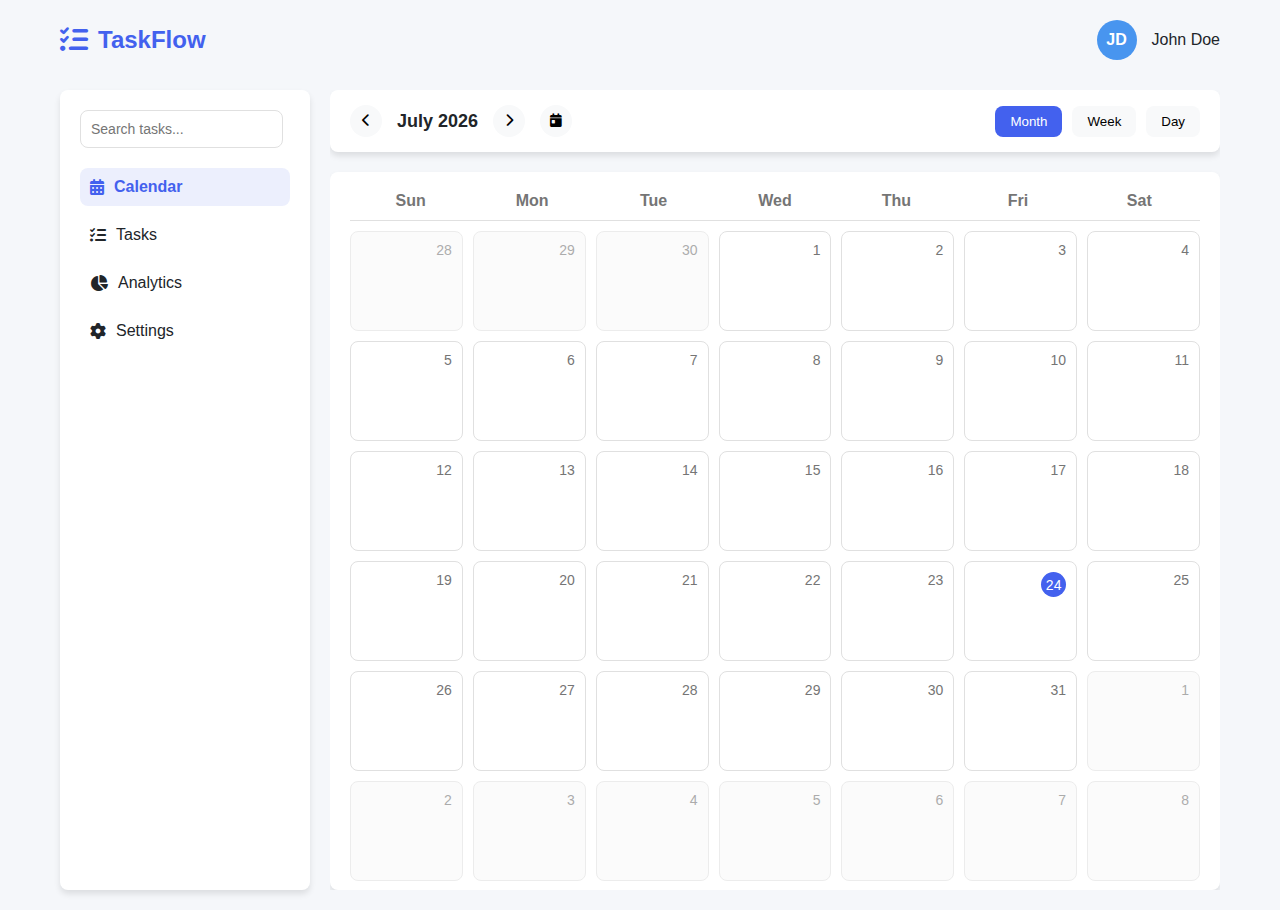
<file: calendar.html>
<!DOCTYPE html>
<html lang="en">
<head>
    <meta charset="UTF-8">
    <meta name="viewport" content="width=device-width, initial-scale=1.0">
    <title>Intelligent Task Manager</title>
    <style>
        :root {
            --primary-color: #4361ee;
            --secondary-color: #3f37c9;
            --accent-color: #4895ef;
            --light-color: #f8f9fa;
            --dark-color: #212529;
            --success-color: #4caf50;
            --warning-color: #ff9800;
            --danger-color: #f44336;
            --shadow: 0 4px 6px rgba(0, 0, 0, 0.1);
            --border-radius: 8px;
        }

        * {
            margin: 0;
            padding: 0;
            box-sizing: border-box;
            font-family: 'Segoe UI', Tahoma, Geneva, Verdana, sans-serif;
        }

        body {
            background-color: #f5f7fa;
            color: var(--dark-color);
        }

        .container {
            max-width: 1200px;
            margin: 0 auto;
            padding: 20px;
        }

        header {
            display: flex;
            justify-content: space-between;
            align-items: center;
            margin-bottom: 30px;
        }

        .logo {
            font-size: 24px;
            font-weight: bold;
            color: var(--primary-color);
            display: flex;
            align-items: center;
            gap: 10px;
        }

        .logo i {
            font-size: 28px;
        }

        .user-profile {
            display: flex;
            align-items: center;
            gap: 15px;
        }

        .user-avatar {
            width: 40px;
            height: 40px;
            border-radius: 50%;
            background-color: var(--accent-color);
            display: flex;
            align-items: center;
            justify-content: center;
            color: white;
            font-weight: bold;
        }

        .app-container {
            display: grid;
            grid-template-columns: 250px 1fr;
            gap: 20px;
            height: calc(100vh - 100px);
        }

        .sidebar {
            background-color: white;
            border-radius: var(--border-radius);
            padding: 20px;
            box-shadow: var(--shadow);
        }

        .nav-menu {
            list-style: none;
            margin-top: 20px;
        }

        .nav-item {
            margin-bottom: 10px;
            padding: 10px;
            border-radius: var(--border-radius);
            cursor: pointer;
            transition: background-color 0.3s;
            display: flex;
            align-items: center;
            gap: 10px;
        }

        .nav-item:hover, .nav-item.active {
            background-color: rgba(67, 97, 238, 0.1);
            color: var(--primary-color);
        }

        .nav-item.active {
            font-weight: bold;
        }

        .main-content {
            display: grid;
            grid-template-rows: auto 1fr;
            gap: 20px;
            overflow: hidden;
        }

        .calendar-header {
            display: flex;
            justify-content: space-between;
            align-items: center;
            background-color: white;
            padding: 15px 20px;
            border-radius: var(--border-radius);
            box-shadow: var(--shadow);
        }

        .date-navigation {
            display: flex;
            align-items: center;
            gap: 15px;
        }

        .month-year {
            font-size: 18px;
            font-weight: bold;
        }

        .nav-btn {
            background-color: var(--light-color);
            border: none;
            width: 32px;
            height: 32px;
            border-radius: 50%;
            cursor: pointer;
            display: flex;
            align-items: center;
            justify-content: center;
            transition: background-color 0.3s;
        }

        .nav-btn:hover {
            background-color: rgba(67, 97, 238, 0.1);
            color: var(--primary-color);
        }

        .view-options {
            display: flex;
            gap: 10px;
        }

        .view-btn {
            padding: 8px 15px;
            border: none;
            border-radius: var(--border-radius);
            background-color: var(--light-color);
            cursor: pointer;
            transition: all 0.3s;
        }

        .view-btn.active {
            background-color: var(--primary-color);
            color: white;
        }

        .calendar-container {
            background-color: white;
            border-radius: var(--border-radius);
            padding: 20px;
            box-shadow: var(--shadow);
            display: flex;
            flex-direction: column;
            overflow: hidden;
        }

        .calendar-week {
            display: grid;
            grid-template-columns: repeat(7, 1fr);
            text-align: center;
            border-bottom: 1px solid #e0e0e0;
            padding-bottom: 10px;
            margin-bottom: 10px;
        }

        .week-day {
            font-weight: bold;
            color: #757575;
        }

        .calendar-grid {
            display: grid;
            grid-template-columns: repeat(7, 1fr);
            grid-auto-rows: minmax(100px, 1fr);
            gap: 10px;
            flex-grow: 1;
            overflow: auto;
        }

        .calendar-day {
            border: 1px solid #e0e0e0;
            border-radius: var(--border-radius);
            padding: 10px;
            position: relative;
            overflow: hidden;
            display: flex;
            flex-direction: column;
        }

        .date-number {
            text-align: right;
            font-size: 14px;
            margin-bottom: 10px;
            color: #757575;
        }

        .today .date-number {
            background-color: var(--primary-color);
            color: white;
            width: 25px;
            height: 25px;
            border-radius: 50%;
            display: flex;
            align-items: center;
            justify-content: center;
            margin-left: auto;
        }

        .different-month {
            background-color: #f9f9f9;
            opacity: 0.6;
        }

        .task-list {
            display: flex;
            flex-direction: column;
            gap: 5px;
            overflow-y: auto;
            flex-grow: 1;
        }

        .task-item {
            padding: 5px 8px;
            border-radius: 4px;
            background-color: rgba(67, 97, 238, 0.1);
            color: var(--primary-color);
            font-size: 12px;
            cursor: pointer;
            white-space: nowrap;
            overflow: hidden;
            text-overflow: ellipsis;
            transition: background-color 0.3s;
        }

        .task-item:hover {
            background-color: rgba(67, 97, 238, 0.2);
        }

        .add-task-btn {
            position: absolute;
            right: 5px;
            bottom: 5px;
            width: 20px;
            height: 20px;
            border-radius: 50%;
            background-color: var(--primary-color);
            color: white;
            display: flex;
            align-items: center;
            justify-content: center;
            font-size: 14px;
            cursor: pointer;
            opacity: 0;
            transition: opacity 0.3s;
        }

        .calendar-day:hover .add-task-btn {
            opacity: 1;
        }

        .modal-overlay {
            position: fixed;
            top: 0;
            left: 0;
            width: 100%;
            height: 100%;
            background-color: rgba(0, 0, 0, 0.5);
            display: flex;
            align-items: center;
            justify-content: center;
            z-index: 1000;
            visibility: hidden;
            opacity: 0;
            transition: all 0.3s;
        }

        .modal-overlay.active {
            visibility: visible;
            opacity: 1;
        }

        .task-modal {
            background-color: white;
            border-radius: var(--border-radius);
            padding: 20px;
            width: 400px;
            box-shadow: var(--shadow);
            transform: translateY(-20px);
            transition: transform 0.3s;
        }

        .modal-overlay.active .task-modal {
            transform: translateY(0);
        }

        .modal-header {
            display: flex;
            justify-content: space-between;
            align-items: center;
            margin-bottom: 20px;
        }

        .modal-title {
            font-size: 18px;
            font-weight: bold;
            color: var(--dark-color);
        }

        .close-modal {
            background: none;
            border: none;
            font-size: 20px;
            cursor: pointer;
            color: #757575;
        }

        .task-form {
            display: flex;
            flex-direction: column;
            gap: 15px;
        }

        .form-group {
            display: flex;
            flex-direction: column;
            gap: 5px;
        }

        .form-label {
            font-size: 14px;
            color: #757575;
        }

        .form-input {
            padding: 10px;
            border: 1px solid #e0e0e0;
            border-radius: var(--border-radius);
            font-size: 14px;
        }

        .form-input:focus {
            outline: none;
            border-color: var(--primary-color);
        }

        .time-selection {
            display: flex;
            gap: 10px;
        }

        .time-selection .form-input {
            flex: 1;
        }

        .form-actions {
            display: flex;
            justify-content: flex-end;
            gap: 10px;
            margin-top: 20px;
        }

        .btn {
            padding: 8px 15px;
            border: none;
            border-radius: var(--border-radius);
            cursor: pointer;
            font-size: 14px;
            transition: background-color 0.3s;
        }

        .btn-secondary {
            background-color: var(--light-color);
            color: var(--dark-color);
        }

        .btn-primary {
            background-color: var(--primary-color);
            color: white;
        }

        .btn-secondary:hover {
            background-color: #e0e0e0;
        }

        .btn-primary:hover {
            background-color: var(--secondary-color);
        }

        /* Timeline view styles */
        .timeline-view {
            display: none;
            flex-direction: column;
            height: 100%;
        }

        .timeline-header {
            display: grid;
            grid-template-columns: 60px repeat(7, 1fr);
            border-bottom: 1px solid #e0e0e0;
            padding-bottom: 10px;
        }

        .timeline-time-label {
            color: #757575;
            font-weight: bold;
        }

        .timeline-day {
            text-align: center;
            font-weight: bold;
        }

        .timeline-content {
            display: grid;
            grid-template-columns: 60px repeat(7, 1fr);
            overflow-y: auto;
            flex-grow: 1;
        }

        .timeline-hours {
            display: flex;
            flex-direction: column;
        }

        .hour-slot {
            height: 60px;
            display: flex;
            align-items: center;
            justify-content: center;
            border-bottom: 1px solid #f0f0f0;
            color: #757575;
            font-size: 12px;
        }

        .day-column {
            position: relative;
            border-left: 1px solid #f0f0f0;
        }

        .time-slot {
            height: 60px;
            border-bottom: 1px solid #f0f0f0;
            position: relative;
        }

        .timeline-task {
            position: absolute;
            left: 5px;
            right: 5px;
            background-color: rgba(67, 97, 238, 0.2);
            border-left: 3px solid var(--primary-color);
            border-radius: 4px;
            padding: 5px;
            font-size: 12px;
            overflow: hidden;
            z-index: 10;
            cursor: pointer;
        }

        @media (max-width: 768px) {
            .app-container {
                grid-template-columns: 1fr;
            }

            .sidebar {
                display: none;
            }
        }
    </style>
    <link rel="stylesheet" href="https://cdnjs.cloudflare.com/ajax/libs/font-awesome/6.4.0/css/all.min.css">
</head>
<body>
    <div class="container">
        <header>
            <div class="logo">
                <i class="fas fa-tasks"></i>
                <span>TaskFlow</span>
            </div>
            <div class="user-profile">
                <div class="user-avatar">JD</div>
                <span>John Doe</span>
            </div>
        </header>

        <div class="app-container">
            <aside class="sidebar">
                <div class="search-box">
                    <input type="text" placeholder="Search tasks..." class="form-input">
                </div>
                <ul class="nav-menu">
                    <li class="nav-item active">
                        <i class="fas fa-calendar-alt"></i>
                        <span>Calendar</span>
                    </li>
                    <li class="nav-item">
                        <i class="fas fa-list-check"></i>
                        <span>Tasks</span>
                    </li>
                    <li class="nav-item">
                        <i class="fas fa-chart-pie"></i>
                        <span>Analytics</span>
                    </li>
                    <li class="nav-item">
                        <i class="fas fa-cog"></i>
                        <span>Settings</span>
                    </li>
                </ul>
            </aside>

            <main class="main-content">
                <div class="calendar-header">
                    <div class="date-navigation">
                        <button class="nav-btn" id="prevMonth">
                            <i class="fas fa-chevron-left"></i>
                        </button>
                        <div class="month-year">February 2025</div>
                        <button class="nav-btn" id="nextMonth">
                            <i class="fas fa-chevron-right"></i>
                        </button>
                        <button class="nav-btn" id="todayBtn">
                            <i class="fas fa-calendar-day"></i>
                        </button>
                    </div>
                    <div class="view-options">
                        <button class="view-btn active" data-view="month">Month</button>
                        <button class="view-btn" data-view="week">Week</button>
                        <button class="view-btn" data-view="day">Day</button>
                    </div>
                </div>

                <div class="calendar-container">
                    <div class="calendar-view">
                        <div class="calendar-week">
                            <div class="week-day">Sun</div>
                            <div class="week-day">Mon</div>
                            <div class="week-day">Tue</div>
                            <div class="week-day">Wed</div>
                            <div class="week-day">Thu</div>
                            <div class="week-day">Fri</div>
                            <div class="week-day">Sat</div>
                        </div>
                        <div class="calendar-grid" id="calendarGrid">
                            <!-- Calendar days will be generated by JavaScript -->
                        </div>
                    </div>

                    <div class="timeline-view">
                        <div class="timeline-header">
                            <div class="timeline-time-label">Time</div>
                            <div class="timeline-day">Sun</div>
                            <div class="timeline-day">Mon</div>
                            <div class="timeline-day">Tue</div>
                            <div class="timeline-day">Wed</div>
                            <div class="timeline-day">Thu</div>
                            <div class="timeline-day">Fri</div>
                            <div class="timeline-day">Sat</div>
                        </div>
                        <div class="timeline-content">
                            <div class="timeline-hours">
                                <!-- Hours will be generated by JavaScript -->
                            </div>
                            <!-- Day columns will be generated by JavaScript -->
                        </div>
                    </div>
                </div>
            </main>
        </div>
    </div>

    <!-- Task Modal -->
    <div class="modal-overlay" id="taskModal">
        <div class="task-modal">
            <div class="modal-header">
                <h3 class="modal-title">Add New Task</h3>
                <button class="close-modal" id="closeModal">&times;</button>
            </div>
            <form class="task-form" id="taskForm">
                <input type="hidden" id="taskDate" name="taskDate">
                <div class="form-group">
                    <label class="form-label" for="taskTitle">Task Title</label>
                    <input type="text" class="form-input" id="taskTitle" name="taskTitle" required>
                </div>
                <div class="form-group">
                    <label class="form-label" for="taskDescription">Description</label>
                    <textarea class="form-input" id="taskDescription" name="taskDescription" rows="3"></textarea>
                </div>
                <div class="form-group">
                    <label class="form-label">Time</label>
                    <div class="time-selection">
                        <input type="time" class="form-input" id="startTime" name="startTime">
                        <span>to</span>
                        <input type="time" class="form-input" id="endTime" name="endTime">
                    </div>
                </div>
                <div class="form-group">
                    <label class="form-label" for="taskPriority">Priority</label>
                    <select class="form-input" id="taskPriority" name="taskPriority">
                        <option value="low">Low</option>
                        <option value="medium" selected>Medium</option>
                        <option value="high">High</option>
                    </select>
                </div>
                <div class="form-actions">
                    <button type="button" class="btn btn-secondary" id="cancelTask">Cancel</button>
                    <button type="submit" class="btn btn-primary">Save Task</button>
                </div>
            </form>
        </div>
    </div>

    <script>
 document.addEventListener('DOMContentLoaded', function () {
    // Initialize variables
    const calendarGrid = document.getElementById('calendarGrid');
    const monthYearDisplay = document.querySelector('.month-year');
    const taskModal = document.getElementById('taskModal');
    const taskForm = document.getElementById('taskForm');
    const taskDateInput = document.getElementById('taskDate');
    const closeModalBtn = document.getElementById('closeModal');
    const cancelTaskBtn = document.getElementById('cancelTask');
    const prevMonthBtn = document.getElementById('prevMonth');
    const nextMonthBtn = document.getElementById('nextMonth');
    const todayBtn = document.getElementById('todayBtn');
    const viewButtons = document.querySelectorAll('.view-btn');


    let currentView = 'month';
let timelineStartDate = new Date();
    // Current date
    let currentDate = new Date();
    let selectedDate = new Date();

    // Initialize the calendar
    renderCalendar();




    // Update the renderTimelineView function
    async function renderTimelineView(view) {
    const timelineContent = document.querySelector('.timeline-content');
    timelineContent.innerHTML = '';

    // Calculate date range based on view
    let startDate, endDate;
    if (view === 'week') {
        startDate = new Date(timelineStartDate);
        startDate.setDate(startDate.getDate() - startDate.getDay());
        endDate = new Date(startDate);
        endDate.setDate(endDate.getDate() + 6);
    } else { // day view
        startDate = new Date(timelineStartDate);
        startDate.setHours(0,0,0,0);
        endDate = new Date(startDate);
        endDate.setDate(endDate.getDate() + 1);
    }

    // Generate timeline header
    const headerDays = document.querySelector('.timeline-header');
    headerDays.innerHTML = `<div class="timeline-time-label">Time</div>`;
    
    // Generate day columns
    const dayColumns = document.createElement('div');
    dayColumns.style.display = 'contents';
    
    let currentDate = new Date(startDate);
    let daysToShow = view === 'week' ? 7 : 1;
    
    for (let i = 0; i < daysToShow; i++) {
        const dayElement = document.createElement('div');
        dayElement.className = 'timeline-day';
        dayElement.textContent = currentDate.toLocaleDateString('en-US', { 
            weekday: 'short',
            month: view === 'day' ? 'short' : undefined,
            day: view === 'day' ? 'numeric' : undefined
        });
        headerDays.appendChild(dayElement);
        
        // Create day column
        const dayColumn = document.createElement('div');
        dayColumn.className = 'day-column';
        dayColumn.setAttribute('data-date', currentDate.toISOString().split('T')[0]);
        dayColumns.appendChild(dayColumn);
        
        currentDate.setDate(currentDate.getDate() + 1);
    }

    // Generate hours column
    const hoursColumn = document.createElement('div');
    hoursColumn.className = 'timeline-hours';
    for (let hour = 0; hour < 24; hour++) {
        const hourElement = document.createElement('div');
        hourElement.className = 'hour-slot';
        hourElement.textContent = `${hour.toString().padStart(2, '0')}:00`;
        hoursColumn.appendChild(hourElement);
    }

    timelineContent.appendChild(hoursColumn);
    timelineContent.appendChild(dayColumns);

    // Fetch and display tasks
    const tasks = await fetchTasksByDateRange(startDate, endDate);
    
    tasks.forEach(task => {
        const taskDate = new Date(task.task_date);
        const dayColumn = document.querySelector(`.day-column[data-date="${task.task_date}"]`);
        
        if (!dayColumn) return;

        const start = parseTime(task.start_time);
        const end = parseTime(task.end_time);
        
        if (!start || !end) return;

        const taskElement = document.createElement('div');
        taskElement.className = 'timeline-task';
        taskElement.textContent = task.title;
        taskElement.style.top = `${(start.hours * 60 + start.minutes)}px`;
        taskElement.style.height = `${(end.hours * 60 + end.minutes) - (start.hours * 60 + start.minutes)}px`;

        // Apply priority colors
        if (task.priority === 'high') {
            taskElement.style.backgroundColor = 'rgba(244, 67, 54, 0.2)';
            taskElement.style.borderLeftColor = '#f44336';
        } else if (task.priority === 'medium') {
            taskElement.style.backgroundColor = 'rgba(67, 97, 238, 0.2)';
            taskElement.style.borderLeftColor = '#4361ee';
        } else if (task.priority === 'low') {
            taskElement.style.backgroundColor = 'rgba(76, 175, 80, 0.2)';
            taskElement.style.borderLeftColor = '#4caf50';
        }

        taskElement.addEventListener('click', () => openEditTaskModal(task));
        dayColumn.appendChild(taskElement);
    });
}
// Add these helper functions
async function fetchTasksByDateRange(startDate, endDate) {
    try {
        const response = await fetch(`http://localhost/task_manager/api.php?action=get_tasks&start=${startDate.toISOString()}&end=${endDate.toISOString()}`);
        const tasks = await response.json();
        return tasks;
    } catch (error) {
        console.error('Fetch error:', error);
        return [];
    }
}

function parseTime(timeString) {
    if (!timeString) return null;
    const [hours, minutes] = timeString.split(':').map(Number);
    return { hours, minutes };
}

// Update navigation buttons to handle timeline views
// Replace the existing event listeners for navigation buttons with these:
// Replace the existing event listeners for navigation buttons with these:
prevMonthBtn.addEventListener('click', () => {
    if (currentView === 'month') {
        // Create a new date object based on the current one to avoid reference issues
        const newDate = new Date(currentDate);
        // Set the date to the first day of the current month
        newDate.setDate(1);
        // Move to the previous month
        newDate.setMonth(newDate.getMonth() - 1);
        // Update currentDate
        currentDate = newDate;
        renderCalendar();
    } else {
        timelineStartDate.setDate(timelineStartDate.getDate() - (currentView === 'week' ? 7 : 1));
        renderTimelineView(currentView);
    }
});

nextMonthBtn.addEventListener('click', () => {
    if (currentView === 'month') {
        // Create a new date object based on the current one
        const newDate = new Date(currentDate);
        // Set the date to the first day of the current month
        newDate.setDate(1);
        // Move to the next month
        newDate.setMonth(newDate.getMonth() + 1);
        // Update currentDate
        currentDate = newDate;
        renderCalendar();
    } else {
        timelineStartDate.setDate(timelineStartDate.getDate() + (currentView === 'week' ? 7 : 1));
        renderTimelineView(currentView);
    }
});

todayBtn.addEventListener('click', () => {
    if (currentView === 'month') {
        currentDate = new Date();
        renderCalendar();
    } else {
        timelineStartDate = new Date();
        renderTimelineView(currentView);
    }
});


    // View switching
    viewButtons.forEach(button => {
        button.addEventListener('click', () => {
            const view = button.getAttribute('data-view');
            viewButtons.forEach(btn => btn.classList.remove('active'));
            button.classList.add('active');

            // Switch views
            const calendarView = document.querySelector('.calendar-view');
            const timelineView = document.querySelector('.timeline-view');

            if (view === 'month') {
                calendarView.style.display = 'block';
                timelineView.style.display = 'none';
            } else {
                calendarView.style.display = 'none';
                timelineView.style.display = 'flex';
                renderTimelineView(view);
            }
        });
    });

    // Modal event listeners
    closeModalBtn.addEventListener('click', closeModal);
    cancelTaskBtn.addEventListener('click', closeModal);

    taskForm.addEventListener('submit', function (e) {
        e.preventDefault();
        saveTask();
    });

    // Function to render the calendar
    async function renderCalendar() {
    calendarGrid.innerHTML = '';

    const year = currentDate.getFullYear();
    const month = currentDate.getMonth();

    // Update month and year display
    const monthNames = ['January', 'February', 'March', 'April', 'May', 'June', 'July', 'August', 'September', 'October', 'November', 'December'];
    monthYearDisplay.textContent = `${monthNames[month]} ${year}`;

    // Get first day of the month
    const firstDay = new Date(year, month, 1);
    const lastDay = new Date(year, month + 1, 0);

    // Get day of week for first day (0 = Sunday, 6 = Saturday)
    const firstDayIndex = firstDay.getDay();

    // Get days from previous month to display
    const prevMonthLastDay = new Date(year, month, 0).getDate();

    // Total days to display (max 42 for 6 weeks)
    const totalDaysToDisplay = 42;

    // Current date for highlighting today
    const today = new Date();
    today.setHours(0, 0, 0, 0); // Normalize today's date to midnight

    // Fetch tasks from the database
    const tasks = await fetchTasks();

    // Create days for the grid
    for (let i = 0; i < totalDaysToDisplay; i++) {
        const dayElement = document.createElement('div');
        dayElement.className = 'calendar-day';

        // Calculate the date for this cell
        let dayNumber;
        let dayDate;

        if (i < firstDayIndex) {
            // Previous month days
            dayNumber = prevMonthLastDay - firstDayIndex + i + 1;
            dayElement.classList.add('different-month');
            dayDate = new Date(year, month - 1, dayNumber);
        } else if (i >= firstDayIndex && i < firstDayIndex + lastDay.getDate()) {
            // Current month days
            dayNumber = i - firstDayIndex + 1;
            dayDate = new Date(year, month, dayNumber);

            // Check if it's today
            if (dayNumber === today.getDate() && month === today.getMonth() && year === today.getFullYear()) {
                dayElement.classList.add('today');
            }
        } else {
            // Next month days
            dayNumber = i - firstDayIndex - lastDay.getDate() + 1;
            dayElement.classList.add('different-month');
            dayDate = new Date(year, month + 1, dayNumber);
        }

        // Normalize the date to midnight in the local timezone
        dayDate.setHours(0, 0, 0, 0);

        // Format the date string for task storage (YYYY-MM-DD)
        const dateString = dayDate.toISOString().split('T')[0];

        // Create date number
        const dateNumberElement = document.createElement('div');
        dateNumberElement.className = 'date-number';
        dateNumberElement.textContent = dayNumber;
        dayElement.appendChild(dateNumberElement);

        // Create task list container
        const taskListElement = document.createElement('div');
        taskListElement.className = 'task-list';
        dayElement.appendChild(taskListElement);

        // Add tasks for this day
        const dayTasks = tasks.filter(task => {
            // Normalize the task date to midnight in the local timezone
            const taskDate = new Date(task.task_date);
            taskDate.setHours(0, 0, 0, 0);
            const taskDateString = taskDate.toISOString().split('T')[0];
            return taskDateString === dateString;
        });

        dayTasks.forEach(task => {
            const taskElement = document.createElement('div');
            taskElement.className = 'task-item';
            taskElement.textContent = task.title;

            // Apply priority-based styling for month view tasks
            if (task.priority === 'high') {
                taskElement.style.backgroundColor = 'rgba(244, 67, 54, 0.2)';
                taskElement.style.borderLeft = '3px solid #f44336';
            } else if (task.priority === 'medium') {
                taskElement.style.backgroundColor = 'rgba(67, 97, 238, 0.2)';
                taskElement.style.borderLeft = '3px solid #4361ee';
            } else if (task.priority === 'low') {
                taskElement.style.backgroundColor = 'rgba(76, 175, 80, 0.2)';
                taskElement.style.borderLeft = '3px solid #4caf50';
            }

            taskElement.addEventListener('click', () => {
                openEditTaskModal(task);
            });
            taskListElement.appendChild(taskElement);
        });

        // Add button to add a new task
        const addTaskBtn = document.createElement('div');
        addTaskBtn.className = 'add-task-btn';
        addTaskBtn.innerHTML = '<i class="fas fa-plus"></i>';
        addTaskBtn.addEventListener('click', () => {
            openAddTaskModal(dateString);
        });
        dayElement.appendChild(addTaskBtn);

        calendarGrid.appendChild(dayElement);
    }
}
    // Fetch tasks from the database using the API
    async function fetchTasks() {
    try {
        const response = await fetch('http://localhost/task_manager/api.php?action=get_tasks');
        
        // Check if response is JSON
        const contentType = response.headers.get('content-type');
        if (!contentType || !contentType.includes('application/json')) {
            throw new Error('Received non-JSON response');
        }
        
        const tasks = await response.json();
        return tasks;
    } catch (error) {
        console.error('Fetch error:', error);
        return [];
    }
}
    // Save task to the database
    async function saveTask() {
        const taskId = taskForm.getAttribute('data-task-id');
        const newTask = {
            id: taskId || null,
            title: document.getElementById('taskTitle').value,
            description: document.getElementById('taskDescription').value,
            task_date: taskDateInput.value,
            start_time: document.getElementById('startTime').value || null,
            end_time: document.getElementById('endTime').value || null,
            priority: document.getElementById('taskPriority').value
        };

        try {
            const response = await fetch('api.php?action=save_task', {
                method: 'POST',
                headers: { 'Content-Type': 'application/json' },
                body: JSON.stringify(newTask)
            });
            
            if (!response.ok) {
                throw new Error(`HTTP error! Status: ${response.status}`);
            }
            
            const result = await response.json();
            if (result.status === 'success') {
                closeModal();
                renderCalendar();
            } else {
                console.error('Error saving task:', result.message);
                alert('Error saving task: ' + result.message);
            }
        } catch (error) {
            console.error('Error saving task:', error);
            alert('Error saving task: ' + error.message);
        }
    }

    // Delete a task
    async function deleteTask(taskId) {
        if (!confirm('Are you sure you want to delete this task?')) {
            return;
        }

        try {
            const response = await fetch('api.php?action=delete_task', {
                method: 'POST',
                headers: { 'Content-Type': 'application/json' },
                body: JSON.stringify({ id: taskId })
            });
            
            if (!response.ok) {
                throw new Error(`HTTP error! Status: ${response.status}`);
            }
            
            const result = await response.json();
            if (result.status === 'success') {
                closeModal();
                renderCalendar();
            } else {
                console.error('Error deleting task:', result.message);
                alert('Error deleting task: ' + result.message);
            }
        } catch (error) {
            console.error('Error deleting task:', error);
            alert('Error deleting task: ' + error.message);
        }
    }

    // Function to open modal for adding a task
    function openAddTaskModal(dateString, timeString = '') {
        taskDateInput.value = dateString;

        if (timeString) {
            document.getElementById('startTime').value = timeString;

            // Set end time 1 hour later
            const [hours, minutes] = timeString.split(':');
            let endHours = parseInt(hours) + 1;
            if (endHours >= 24) {
                endHours = 23;
            }
            document.getElementById('endTime').value = `${endHours.toString().padStart(2, '0')}:${minutes}`;
        } else {
            document.getElementById('startTime').value = '';
            document.getElementById('endTime').value = '';
        }

        // Reset form fields
        document.getElementById('taskTitle').value = '';
        document.getElementById('taskDescription').value = '';
        document.getElementById('taskPriority').value = 'medium';

        // Update modal title and hide delete button if any
        document.querySelector('.modal-title').textContent = 'Add New Task';
        const deleteBtn = document.getElementById('deleteTaskBtn');
        if (deleteBtn) {
            deleteBtn.style.display = 'none';
        }

        // Remove task ID attribute
        taskForm.removeAttribute('data-task-id');

        // Show modal
        taskModal.classList.add('active');
    }

    // Function to open modal for editing a task
    function openEditTaskModal(task) {
        taskDateInput.value = task.task_date;
        document.getElementById('taskTitle').value = task.title;
        document.getElementById('taskDescription').value = task.description || '';
        document.getElementById('startTime').value = task.start_time || '';
        document.getElementById('endTime').value = task.end_time || '';
        document.getElementById('taskPriority').value = task.priority || 'medium';

        // Update modal title
        document.querySelector('.modal-title').textContent = 'Edit Task';

        // Add delete button if it doesn't exist
        let deleteBtn = document.getElementById('deleteTaskBtn');
        if (!deleteBtn) {
            deleteBtn = document.createElement('button');
            deleteBtn.id = 'deleteTaskBtn';
            deleteBtn.className = 'btn btn-danger';
            deleteBtn.style.marginRight = 'auto';
            deleteBtn.textContent = 'Delete';
            deleteBtn.type = 'button';
            
            // Insert the delete button at the beginning of form actions
            const formActions = document.querySelector('.form-actions');
            formActions.insertBefore(deleteBtn, formActions.firstChild);
            
            // Add event listener to delete button
            deleteBtn.addEventListener('click', function() {
                const taskId = taskForm.getAttribute('data-task-id');
                if (taskId) {
                    deleteTask(taskId);
                }
            });
        }
        
        // Show delete button
        deleteBtn.style.display = 'block';

        // Store task ID for updating
        taskForm.setAttribute('data-task-id', task.id);

        // Show modal
        taskModal.classList.add('active');
    }

    // Function to close modal
    function closeModal() {
        taskModal.classList.remove('active');
        // Reset form
        taskForm.reset();
        taskForm.removeAttribute('data-task-id');
        document.querySelector('.modal-title').textContent = 'Add New Task';
    }

    // Function to render timeline view (week or day)
    document.addEventListener('DOMContentLoaded', function () {
    // ... (previous existing code remains the same)

    // Function to render timeline view (week or day)
    function renderTimelineView(view) {
        const timelineHours = document.querySelector('.timeline-hours');
        const timelineContent = document.querySelector('.timeline-content');
        const days = ['Sun', 'Mon', 'Tue', 'Wed', 'Thu', 'Fri', 'Sat'];

        // Clear existing content
        timelineHours.innerHTML = '';
        // Remove existing day columns
        const existingDayColumns = timelineContent.querySelectorAll('.day-column');
        existingDayColumns.forEach(column => column.remove());

        // Generate hours
        for (let i = 0; i < 24; i++) {
            const hourSlot = document.createElement('div');
            hourSlot.className = 'hour-slot';
            hourSlot.textContent = `${i.toString().padStart(2, '0')}:00`;
            timelineHours.appendChild(hourSlot);
        }

        // Determine the date range based on the view
        const startDate = new Date(currentDate);
        const endDate = new Date(currentDate);

        if (view === 'week') {
            // Set to the start of the current week (Sunday)
            startDate.setDate(currentDate.getDate() - currentDate.getDay());
            endDate.setDate(startDate.getDate() + 6);
        } else if (view === 'day') {
            // Only show the current day
            endDate.setDate(startDate.getDate());
        }

        // Fetch tasks for the specific date range
        fetchTasksForTimelineView(startDate, endDate)
            .then(tasks => {
                // Create day columns
                for (let i = 0; i < (view === 'day' ? 1 : 7); i++) {
                    const dayColumn = document.createElement('div');
                    dayColumn.className = 'day-column';

                    // Calculate the current day in the range
                    const currentDay = new Date(startDate);
                    currentDay.setDate(startDate.getDate() + i);

                    // Create time slots for the day
                    for (let hour = 0; hour < 24; hour++) {
                        const timeSlot = document.createElement('div');
                        timeSlot.className = 'time-slot';
                        timeSlot.setAttribute('data-date', currentDay.toISOString().split('T')[0]);
                        timeSlot.setAttribute('data-hour', hour);

                        // Filter tasks for this specific day and hour
                        const dayTasks = tasks.filter(task => {
                            const taskDate = new Date(task.task_date);
                            return taskDate.toDateString() === currentDay.toDateString();
                        });

                        // Render tasks for this time slot
                        dayTasks.forEach(task => {
                            if (task.start_time) {
                                const [taskHour] = task.start_time.split(':');
                                if (parseInt(taskHour) === hour) {
                                    const taskElement = document.createElement('div');
                                    taskElement.className = 'timeline-task';
                                    taskElement.textContent = task.title;

                                    // Apply priority-based styling
                                    if (task.priority === 'high') {
                                        taskElement.style.backgroundColor = 'rgba(244, 67, 54, 0.2)';
                                        taskElement.style.borderLeftColor = '#f44336';
                                    } else if (task.priority === 'medium') {
                                        taskElement.style.backgroundColor = 'rgba(67, 97, 238, 0.2)';
                                        taskElement.style.borderLeftColor = '#4361ee';
                                    } else if (task.priority === 'low') {
                                        taskElement.style.backgroundColor = 'rgba(76, 175, 80, 0.2)';
                                        taskElement.style.borderLeftColor = '#4caf50';
                                    }

                                    taskElement.addEventListener('click', () => {
                                        openEditTaskModal(task);
                                    });

                                    timeSlot.appendChild(taskElement);
                                }
                            }
                        });

                        dayColumn.appendChild(timeSlot);
                    }

                    timelineContent.appendChild(dayColumn);
                }
            });
    }

    // Fetch tasks for timeline view with date range
    async function fetchTasksForTimelineView(startDate, endDate) {
        try {
            const response = await fetch(`api.php?action=get_tasks_by_date_range&start_date=${startDate.toISOString().split('T')[0]}&end_date=${endDate.toISOString().split('T')[0]}`);
            
            const contentType = response.headers.get('content-type');
            if (!contentType || !contentType.includes('application/json')) {
                throw new Error('Received non-JSON response');
            }
            
            const tasks = await response.json();
            return tasks;
        } catch (error) {
            console.error('Fetch error:', error);
            return [];
        }
    }

    // Modify the existing view switching event listener
    viewButtons.forEach(button => {
        button.addEventListener('click', () => {
            const view = button.getAttribute('data-view');
            viewButtons.forEach(btn => btn.classList.remove('active'));
            button.classList.add('active');

            // Switch views
            const calendarView = document.querySelector('.calendar-view');
            const timelineView = document.querySelector('.timeline-view');

            if (view === 'month') {
                calendarView.style.display = 'block';
                timelineView.style.display = 'none';
            } else {
                calendarView.style.display = 'none';
                timelineView.style.display = 'flex';
                renderTimelineView(view);
            }
        });
    });
});
});
    </script>
</body>
</html>
</file>
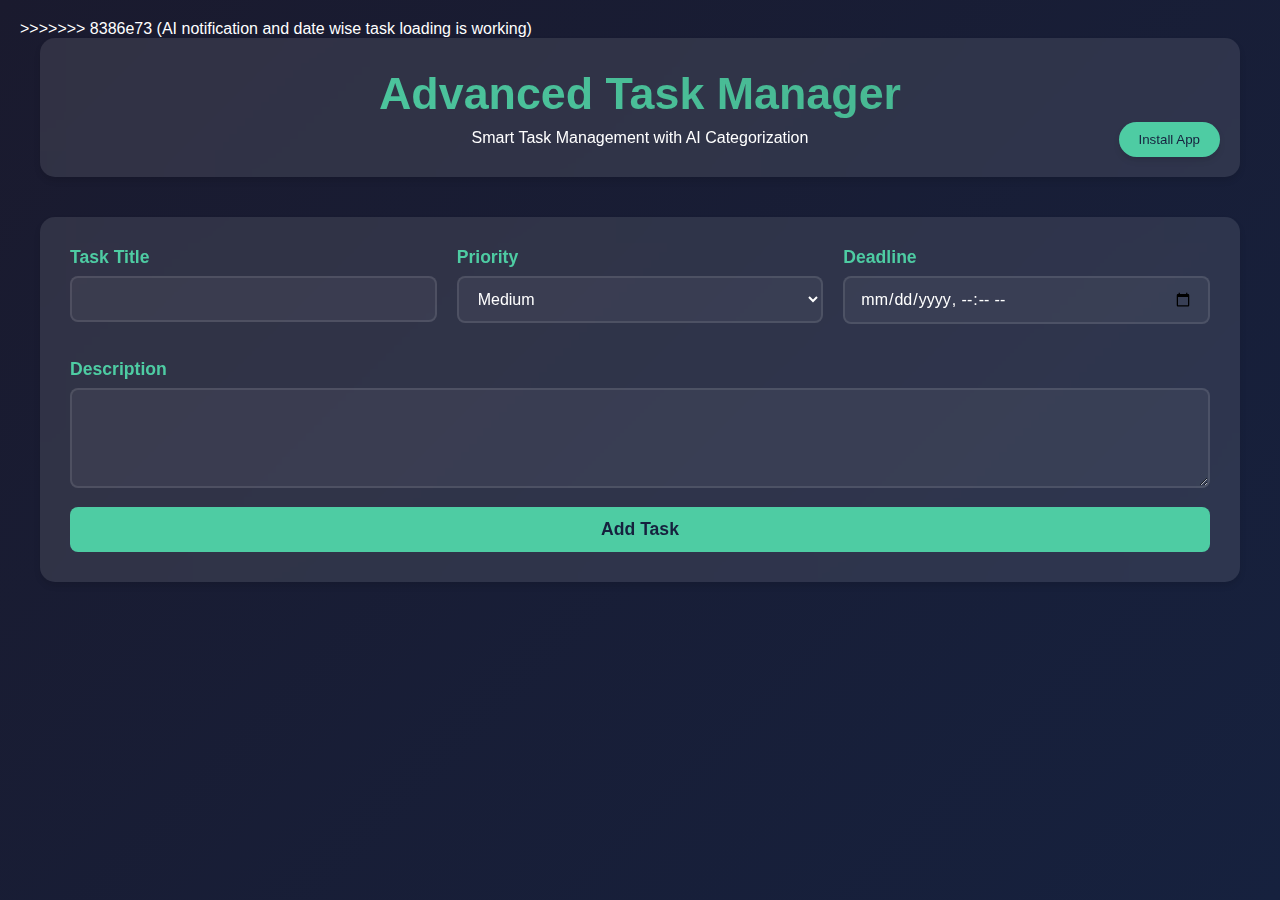
<file: dashboard.html>
<!DOCTYPE html>
<html lang="en">
<head>
    <meta charset="UTF-8">
    <meta name="viewport" content="width=device-width, initial-scale=1.0">
    <title>Advanced Task Manager</title>
    <link rel="manifest" href="./manifest.json">
    <link rel="icon" href="data:;base64,iVBORw0KGgo=">
    <style>
        /* Base Styles */
        * {
            margin: 0;
            padding: 0;
            box-sizing: border-box;
            font-family: 'Segoe UI', sans-serif;
        }

        body {
            min-height: 100vh;
            background: linear-gradient(135deg, #1a1a2e, #16213e);
            color: #fff;
            padding: 20px;
        }

        .container {
        max-width: 1200px;
        margin: 0 auto;
        padding-bottom: 100px; /* Add space for install button */
    }
        /* Header Styles */
        .header {
            text-align: center;
            margin-bottom: 40px;
            padding: 30px;
            background: rgba(255, 255, 255, 0.1);
            border-radius: 15px;
            backdrop-filter: blur(10px);
            box-shadow: 0 4px 6px rgba(0, 0, 0, 0.1);
        }

        .header h1 {
            font-size: 2.8em;
            margin-bottom: 10px;
            background: linear-gradient(45deg, #4ecca3, #45b08c);
            -webkit-background-clip: text;
            -webkit-text-fill-color: transparent;
        }

        /* Task Form Styles */
        .task-form {
            background: rgba(255, 255, 255, 0.1);
            padding: 30px;
            border-radius: 15px;
            backdrop-filter: blur(10px);
            margin-bottom: 30px;
            box-shadow: 0 4px 6px rgba(0, 0, 0, 0.1);
        }

        .form-grid {
            display: grid;
            grid-template-columns: repeat(auto-fit, minmax(250px, 1fr));
            gap: 20px;
            margin-bottom: 20px;
        }

        .form-group {
            margin-bottom: 15px;
        }

        .form-group label {
            display: block;
            margin-bottom: 8px;
            color: #4ecca3;
            font-size: 1.1em;
            font-weight: 600;
        }

        .form-group input,
        .form-group select,
        .form-group textarea {
            width: 100%;
            padding: 12px 15px;
            border: 2px solid rgba(255, 255, 255, 0.1);
            background: rgba(255, 255, 255, 0.05);
            border-radius: 8px;
            color: #fff;
            font-size: 1em;
            transition: all 0.3s ease;
        }

        .form-group input:focus,
        .form-group select:focus,
        .form-group textarea:focus {
            border-color: #4ecca3;
            background: rgba(255, 255, 255, 0.1);
            outline: none;
        }

        button[type="submit"] {
            background: #4ecca3;
            color: #16213e;
            border: none;
            padding: 12px 30px;
            border-radius: 8px;
            font-size: 1.1em;
            font-weight: 600;
            cursor: pointer;
            transition: all 0.3s ease;
            display: block;
            width: 100%;
        }

        button[type="submit"]:hover {
            transform: translateY(-2px);
            box-shadow: 0 5px 15px rgba(78, 204, 163, 0.3);
        }

        /* Task Cards */
        .tasks-container {
            display: grid;
            grid-template-columns: repeat(auto-fill, minmax(320px, 1fr));
            gap: 25px;
        }



        .task-card.show {
            opacity: 1;
            transform: translateY(0);
        }

        .task-card:hover {
            transform: translateY(-5px);
            box-shadow: 0 8px 15px rgba(0, 0, 0, 0.2);
        }

        .task-header {
            display: flex;
            justify-content: space-between;
            align-items: center;
            margin-bottom: 15px;
        }

        .category-tag {
            padding: 6px 15px;
            border-radius: 20px;
            font-size: 0.85em;
            font-weight: 600;
            text-transform: uppercase;
            letter-spacing: 0.5px;
        }

        .priority-tag {
            padding: 6px 12px;
            border-radius: 20px;
            font-size: 0.8em;
            font-weight: 600;
        }

        .task-title {
            font-size: 1.4em;
            margin-bottom: 10px;
            color: #4ecca3;
        }

        .task-description {
            color: rgba(255, 255, 255, 0.8);
            line-height: 1.6;
            margin-bottom: 15px;
        }

        .due-date {
            display: flex;
            align-items: center;
            gap: 8px;
            color: #ff6b6b;
            font-size: 0.9em;
        }

        .due-date i {
            font-size: 1.2em;
        }




        /* Loading Indicator */
        #loading {
            display: none;
            position: fixed;
            top: 20px;
            right: 20px;
            padding: 12px 25px;
            background: #4ecca3;
            border-radius: 8px;
            color: #1a1a2e;
            font-weight: 600;
            box-shadow: 0 4px 6px rgba(0, 0, 0, 0.1);
        }

        /* Scrollbar Styling */
        ::-webkit-scrollbar {
            width: 8px;
        }

        ::-webkit-scrollbar-track {
            background: rgba(255, 255, 255, 0.1);
        }

        ::-webkit-scrollbar-thumb {
            background: #4ecca3;
            border-radius: 4px;
        }

        /* Mobile Responsive */
        @media (max-width: 768px) {
            .container {
                padding: 10px;
            }
            
            .header h1 {
                font-size: 2.2em;
            }
            
            .form-grid {
                grid-template-columns: 1fr;
            }
        }

        .persistent-install-btn {
    background: #4ecca3;
    color: #16213e;
    border: none;
    padding: 10px 20px;
    border-radius: 25px;
    position: fixed;
    bottom: 20px;
    right: 20px;
    z-index: 100; /* Changed from 9999 */

    box-shadow: 0 4px 6px rgba(0, 0, 0, 0.1);
    cursor: pointer;
    transition: all 0.3s ease;
}

.persistent-install-btn {
    display: block !important; /* Force visibility for testing */
    opacity: 1 !important;
    visibility: visible !important;
    z-index: 9999 !important;
    transform: none !important;
}
.persistent-install-btn:hover {
    transform: translateY(-2px);
    box-shadow: 0 6px 12px rgba(78, 204, 163, 0.3);
}

/* Modified Task Card Styles */
.task-card {
    background: rgba(255, 255, 255, 0.1);
    padding: 25px;
    border-radius: 15px;
    backdrop-filter: blur(10px);
    position: relative;
    /* Remove min-height */
    transform: translateY(20px);
    transition: all 0.4s cubic-bezier(0.25, 0.8, 0.25, 1);
    box-shadow: 0 4px 6px rgba(0, 0, 0, 0.1);
    display: flex;
    flex-direction: column;
    gap: 15px;
   z-index: 1;
 }

 .task-card-content {
  flex: 1;
    overflow-y: auto;
   /* Remove max-height */
    margin-bottom: 15px;
  /* Add min-height for empty states */
    min-height: 120px;
 }
.task-actions {
    display: flex;
    gap: 10px;
    justify-content: flex-end;
    margin-top: auto;
    padding-top: 15px;
    position: static;
    /* Add wrapping for mobile */
    flex-wrap: wrap;
 }

/* Button Adjustments */
.reschedule-btn {
    background: #4ecca3;
    color: #16213e;
    border: none;
    padding: 8px 15px;
    border-radius: 8px;
    cursor: pointer;
    transition: all 0.3s ease;
    display: flex;
    align-items: center;
    gap: 6px;
    flex-shrink: 0; /* Prevent button shrinking */
    margin: 0; /* Reset margin */
}


.delete-btn {
            position: static;
            bottom: 20px;
            right: 20px;
            background: #ff6b6b;
            color: white;
            border: none;
            padding: 8px 15px;
            border-radius: 8px;
            cursor: pointer;
            transition: all 0.3s ease;
            display: flex;
            align-items: center;
            gap: 6px;
            margin: 0;
            flex-shrink: 0; /* Prevent button shrinking */

        }

.delete-btn:hover {
    background: #ff5252;
    transform: scale(1.05);
}

.reschedule-btn:hover {
    background: #45b08c;
    transform: scale(1.05);
}
</style>
</head>

>>>>>>> 8386e73 (AI notification and date wise task loading is working)
<body>
    <div class="container">
        <div class="header">
            <h1>Advanced Task Manager</h1>
            <p>Smart Task Management with AI Categorization</p>
            <button id="installButton" class="persistent-install-btn">
                <i class="fas fa-download"></i> Install App
            </button>
        </div>

        <!-- Task Input Form -->
        <form class="task-form" id="taskForm">
            <div class="form-grid">
                <div class="form-group">
                    <label for="title">Task Title</label>
                    <input type="text" id="title" required>
                </div>
                <div class="form-group">
                    <label for="priority">Priority</label>
                    <select id="priority" required>
                        <option value="low">Low</option>
                        <option value="medium" selected>Medium</option>
                        <option value="high">High</option>
                    </select>
                </div>
                <div class="form-group">
                    <label for="deadline">Deadline</label>
                    <input type="datetime-local" id="deadline" required>
                </div>
            </div>
            <div class="form-group">
                <label for="description">Description</label>
                <textarea id="description" rows="4"></textarea>
            </div>
            <button type="submit">Add Task</button>
        </form>

        <!-- Tasks Container -->
        <div class="tasks-container" id="tasksContainer"></div>
        <!-- Loading Indicator -->
        <div id="loading">Saving Task...</div>
    </div>


    <script>  // PWA Installation Logic
        let deferredPrompt;
        const installButton = document.getElementById('installButton');

        // Always show button unless in standalone mode
        const checkDisplayMode = () => {
            const isStandalone = window.matchMedia('(display-mode: standalone)').matches;
            installButton.style.display = isStandalone ? 'none' : 'block';
        };

        // Initial check
        checkDisplayMode();

        // Listen for display mode changes
        window.matchMedia('(display-mode: standalone)').addListener(checkDisplayMode);

        window.addEventListener('beforeinstallprompt', (e) => {
            e.preventDefault();
            deferredPrompt = e;
            installButton.style.display = 'block';
        });

        installButton.addEventListener('click', async () => {
            if (deferredPrompt) {
                try {
                    deferredPrompt.prompt();
                    const { outcome } = await deferredPrompt.userChoice;
                    console.log('Installation outcome:', outcome);
                } catch (error) {
                    console.log('Installation failed:', error);
                }
            } else {
                // If already installed, handle app opening
                if (window.navigator.getInstalledRelatedApps) {
                    const apps = await window.navigator.getInstalledRelatedApps();
                    if (apps.length > 0) {
                        alert('App is already installed! Opening...');
                        window.location.href = window.matchMedia('(display-mode: standalone)').matches
                            ? window.location.href
                            : 'intent://your-app-url#Intent;scheme=https;package=com.yourapp.package;end';
                    }
                }
            }
        });
        self.addEventListener('fetch', (event) => {
            if (event.request.url.includes('api.php')) {
                event.respondWith(
                    fetch(event.request).catch(() => {
                        return new Response(JSON.stringify({
                            error: 'Offline - Could not reach server'
                        }), {
                            headers: { 'Content-Type': 'application/json' }
                        });
                    })
                );
            } else {
                event.respondWith(
                    caches.match(event.request).then((response) => {
                        return response || fetch(event.request);
                    })
                );
            }
        });

        // Optional: Track installation state
        window.addEventListener('appinstalled', () => {
            console.log('PWA was installed');
            installButton.style.display = 'none';
        });

        if ('serviceWorker' in navigator) {
            window.addEventListener('load', () => {
                navigator.serviceWorker.register('/serviceWorker.js')
                    .then(registration => {
                        console.log('SW registered:', registration);
                    })
                    .catch(error => {
                        console.log('SW registration failed:', error);
                    });
            });
        }

        window.addEventListener('beforeinstallprompt', (e) => {
            console.log('Install event triggered!');
            e.preventDefault();
            deferredPrompt = e;
            installButton.style.display = 'block';
        });

        installButton.addEventListener('click', async () => {
            console.log('Install button clicked');
            if (!deferredPrompt) return;
            const result = await deferredPrompt.prompt();
            console.log('Install prompt result:', result.outcome);
        });



        class TaskManager {
            constructor() {
                this.fallbacks = [
                    "You've got this! 💪",
                    "Progress over perfection! ",
                    "One step at a time! "
                ];
                this.tasks = [];
                this.taskForm = document.getElementById('taskForm');
                this.tasksContainer = document.getElementById('tasksContainer');

                this.init();
                this.loadTasks();
            }



            async init() {
                this.taskForm.addEventListener('submit', (e) => this.handleSubmit(e));
            }


            async handleSubmit(e) {
                e.preventDefault();
                this.showLoading(true);

                try {
                    const formData = {
                        title: document.getElementById('title').value.trim(),
                        description: document.getElementById('description').value.trim(),
                        deadline: document.getElementById('deadline').value,
                        priority: document.getElementById('priority').value,

                    };

                    if (!formData.title) throw new Error('Title is required');

                    const category = await this.predictCategory(formData.title);
                    const [task_date, start_time] = formData.deadline.split('T');

                    // Select a fallback message immediately
                    const fallbackMessage = this.getFallbackMessage();

                    const taskData = {
                        title: formData.title,
                        description: formData.description,
                        task_date: task_date || new Date().toISOString().split('T')[0],
                        start_time: start_time || '00:00',
                        priority: formData.priority,
                        category: category || 'uncategorized',
                        notificationMessage: this.getFallbackMessage() // Use the formData value
                    };
                    console.log('Task data to be sent:', taskData.notificationMessage);

                    const savedTask = await this.saveTask(taskData);

                    // Attempt to generate AI message, but keep fallback
                    try {
                        const aiMessage = await this.generateMotivation(formData.title);
                        if (aiMessage) {
                            await this.updateTaskNotification(savedTask.id, aiMessage);
                            savedTask.notificationMessage = aiMessage;
                        }
                    } catch (aiError) {
                        console.error('AI message generation failed, using fallback:', aiError);
                        // Fallback is already set, so no additional action needed
                    }

                    this.tasks.unshift(savedTask);
                    this.renderTasks();
                    this.taskForm.reset();

                } catch (error) {
                    alert(`Error: ${error.message}`);
                } finally {
                    this.showLoading(false);
                }
            }

            getFallbackMessage() {
                // Randomly select a fallback message
                return this.fallbacks[Math.floor(Math.random() * this.fallbacks.length)];
            }


            async generateMotivation(title) {  // Changed parameter from description to title
                const API_KEY = '';


                try {
                    const response = await axios.post(
                        'https://api.groq.com/openai/v1/chat/completions',
                        {
                            model: "llama3-8b-8192",
                            messages: [
                                {
                                    role: "system",
                                    content: "Generate a compelling notification for the given task title that psychologically nudges the user to take action. Include a motivational push, a fact-driven reason not to skip it, and the task itself— all within 40 words."
                                },
                                {
                                    role: "user",
                                    content: `I need motivation for this task titled: ${title}`
                                }
                            ],
                            max_tokens: 60,
                            temperature: 0.7
                        },
                        {
                            headers: {
                                'Authorization': `Bearer ${API_KEY}`,
                                'Content-Type': 'application/json'
                            }
                        }
                    );

                    // Extract and return the message, or throw if empty
                    const message = response.data.choices[0].message.content.trim();
                    if (!message) throw new Error('Empty AI response');
                    return message;
                } catch (error) {
                    console.error('AI Generation Failed:', error);
                    throw error; // Rethrow to be caught in handleSubmit
                }
            }


            async updateTaskNotification(taskId, message) {
                try {
                    console.log('Updating task notification:', { taskId, message });
                    const response = await fetch('api.php?action=update_notification', {
                        method: 'POST',
                        headers: { 'Content-Type': 'application/json' },
                        body: JSON.stringify({
                            id: taskId,
                            notificationMessage: message,
                            action: 'update_notification'
                        })
                    });

                    const result = await response.json();
                    console.log('Update response:', result);

                    if (!response.ok) {
                        throw new Error(result.message || 'Update failed');
                    }
                    return result;
                } catch (error) {
                    console.error('Update failed:', error);
                    throw error;
                }
            }
            async rescheduleTask(taskId) {
                // Find the task in the tasks array
                const task = this.tasks.find(task => task.id == taskId);
                if (!task) return;

                // Get a new date from the user
                const newDate = prompt("Enter new date (YYYY-MM-DD):", task.task_date);
                if (!newDate) return; // User cancelled

                const newTime = prompt("Enter new time (HH:MM):", task.start_time);
                if (!newTime) return; // User cancelled

                try {
                    // Update the task data
                    const updatedTask = {
                        ...task,
                        task_date: newDate,
                        start_time: newTime
                    };

                    // Send to server
                    const response = await fetch('api.php?action=update_task', {
                        method: 'POST',
                        headers: { 'Content-Type': 'application/json' },
                        body: JSON.stringify(updatedTask)
                    });

                    if (!response.ok) throw new Error('Failed to reschedule task');

                    // Update local data
                    this.tasks = this.tasks.map(t => t.id == taskId ? updatedTask : t);
                    this.renderTasks();

                } catch (error) {
                    alert(error.message);
                }
            }

            async predictCategory(description) {
                try {
                    if (!description) return 'uncategorized';

                    const response = await fetch('http://localhost:5000/predict', {
                        method: 'POST',
                        headers: { 'Content-Type': 'application/json' },
                        body: JSON.stringify({ task: description })
                    });
                    if (!response.ok) throw new Error('Prediction failed');
                    const data = await response.json();
                    return data.category?.toLowerCase() || 'uncategorized';
                } catch {
                    return 'uncategorized';
                }
            }

            async saveTask(taskData) {
                try {
                    console.log('Sending task data:', taskData); // Debug log
                    const response = await fetch('api.php?action=save_task', {
                        method: 'POST',
                        headers: { 'Content-Type': 'application/json' },
                        body: JSON.stringify({
                            ...taskData, // This spreads all taskData properties
                            action: 'save_task'
                        })
                    });
                    const result = await response.json();
                    console.log('Server response:', result); // Debug log
                    return result;
                } catch (error) {
                    console.error('Save task error:', error);
                    throw new Error('Failed to save task');
                }
            }
            async loadTasks() {
                try {
                    const response = await fetch('api.php?action=get_tasks');
                    this.tasks = await response.json();
                    this.renderTasks();
                } catch (error) {
                    console.error('Loading error:', error);
                }
            }
            renderTasks() {
                this.tasksContainer.innerHTML = this.tasks
                    .sort((a, b) => new Date(b.task_date) - new Date(a.task_date))
                    .map(task => `
                <div class="task-card" data-id="${task.id}">
                    <div class="task-header">
                        <div class="category-tag" style="background: ${this.getCategoryColor(task.category)}">
                            ${task.category}
                        </div>
                        <div class="priority-tag" style="background: ${this.getPriorityColor(task.priority)}">
                            ${task.priority}
                        </div>
                    </div>
                    <h3 class="task-title">${task.title}</h3>
                    ${task.description ? `<p class="task-description">${task.description}</p>` : ''}
                    ${task.notificationMessage ? `
                        <div class="notification-message">
                            🚀 ${task.notificationMessage}
                        </div>
                    ` : ''}
                    <div class="due-date">
                        <i class="fas fa-clock"></i>
                        ${new Date(task.task_date + 'T' + task.start_time).toLocaleString()}
                    </div>
                    <div class="task-actions">
                        <button class="reschedule-btn" onclick="taskManager.rescheduleTask('${task.id}')">
                            Reschedule
                        </button>
                        <button class="delete-btn" onclick="taskManager.deleteTask('${task.id}')">
                            Delete
                        </button>
                    </div>
                </div>
            `).join('');

                // Add animation to cards
                setTimeout(() => {
                    document.querySelectorAll('.task-card').forEach(card => {
                        card.style.opacity = '1';
                        card.style.transform = 'translateY(0)';
                    });
                }, 50);
            }


            // Add animation to cards


            async deleteTask(taskId) {
                if (!confirm('Delete this task permanently?')) return;

                try {
                    await fetch(`api.php?action=delete_task&id=${taskId}`, {
                        method: 'DELETE'
                    });
                    this.tasks = this.tasks.filter(task => task.id != taskId);
                    this.renderTasks();
                } catch (error) {
                    alert(error.message);
                }
            }

            getCategoryColor(category) {
                const colors = {
                    'work': '#4361ee',
                    'personal': '#3f37c9',
                    'study': '#4895ef',
                    'shopping': '#2ecc71',
                    'uncategorized': '#6c757d'
                };
                return colors[category?.toLowerCase()] || colors.uncategorized;
            }

            getPriorityColor(priority) {
                const colors = {
                    'low': '#4ecca3',
                    'medium': '#f1c40f',
                    'high': '#e74c3c'
                };
                return colors[priority?.toLowerCase()] || '#6c757d';
            }

            showLoading(show) {
                document.getElementById('loading').style.display = show ? 'block' : 'none';
            }
        }

        window.addEventListener('DOMContentLoaded', () => {
            window.taskManager = new TaskManager();
        });
    </script>
</body>
</html>
</file>
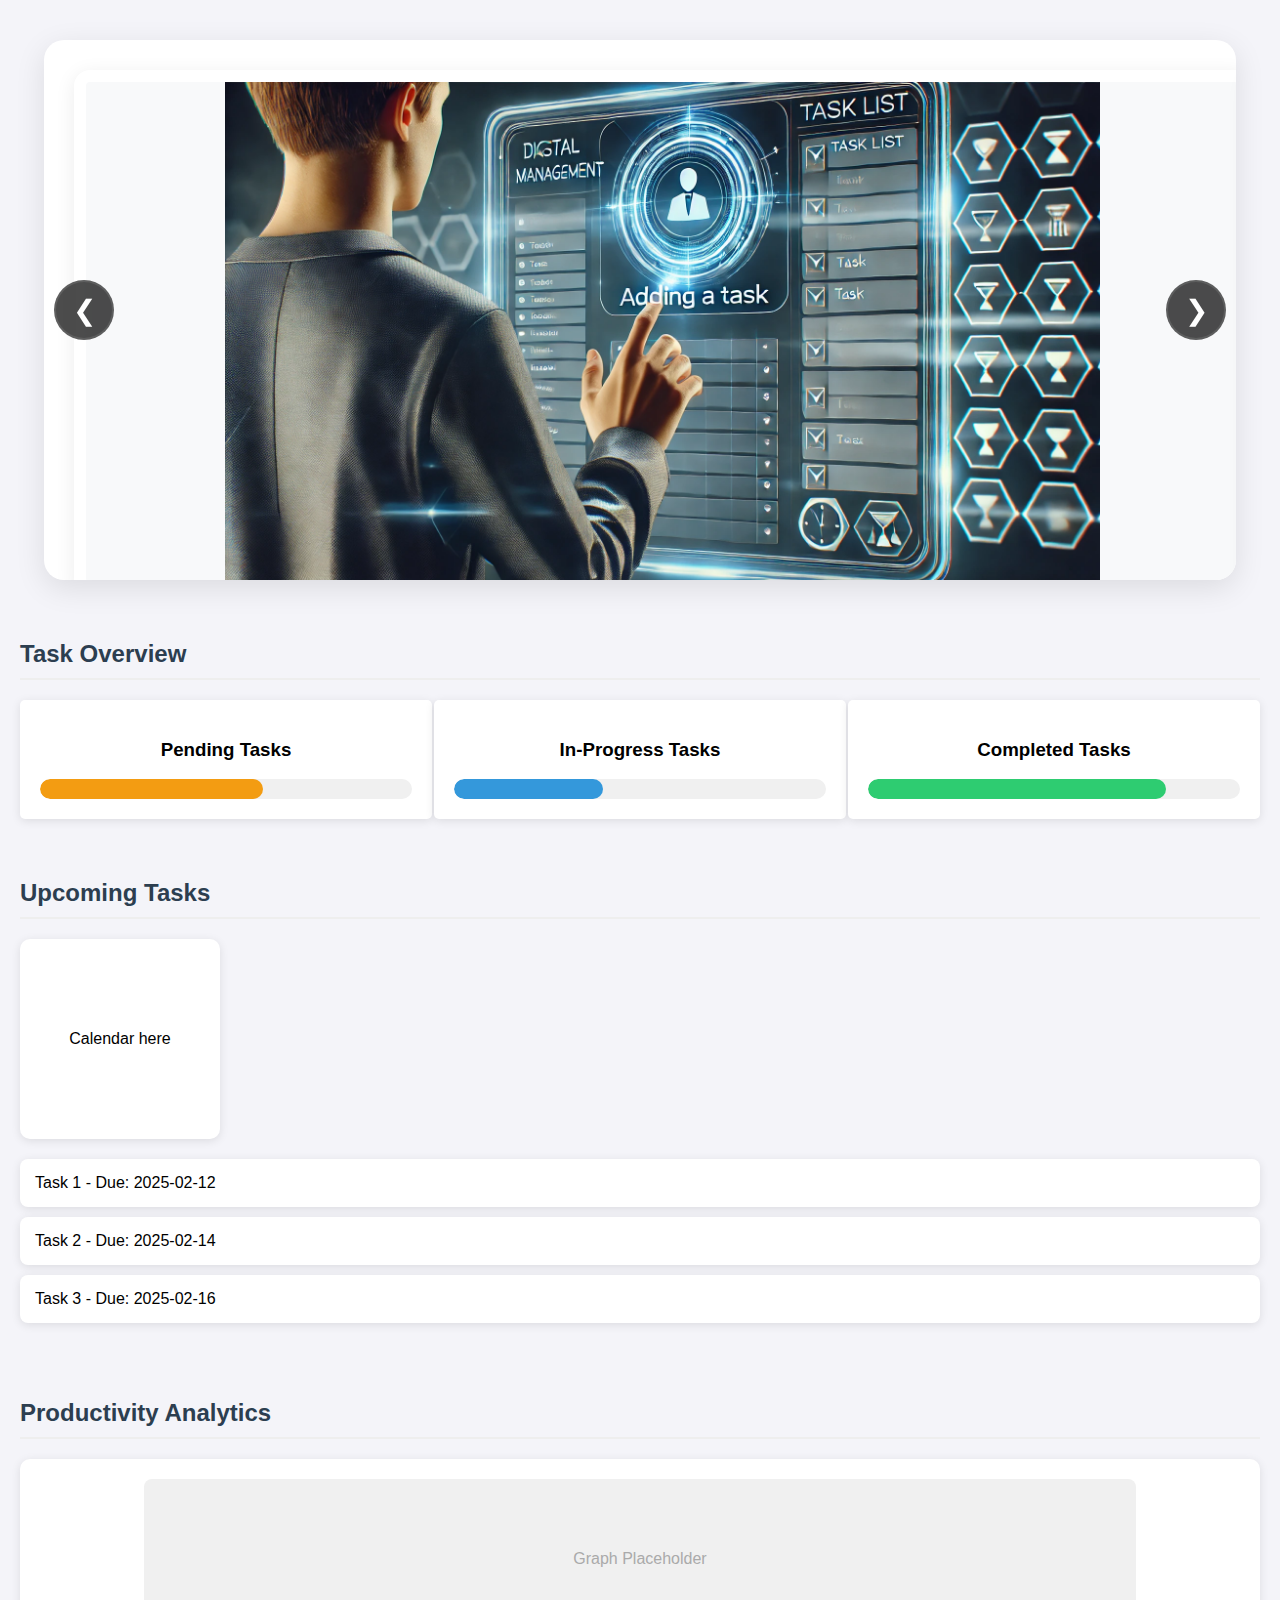
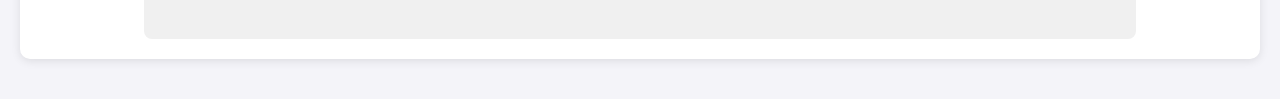
<file: home.html>
<!DOCTYPE html>
<html lang="en">
<head>
    <meta charset="UTF-8">
    <meta name="viewport" content="width=device-width, initial-scale=1.0">
    <title>Intelligent Task Manager</title>
    <style>
        /* General Styles */
        body {
            font-family: Arial, sans-serif;
            margin: 0;
            padding: 20px 0;
            background-color: #f4f4f9;
        }

        /* Carousel Section */
        .carousel {
            position: relative;
            width: 90%; /* Reduced width for better containment */
            max-width: 1200px; /* Maximum width for larger screens */
            height: 500px; /* Increased height */
            overflow: hidden;
            margin: 20px auto; /* Centered with auto margins */
            border-radius: 20px; /* Increased border radius */
            box-shadow: 0 8px 30px rgba(0, 0, 0, 0.1); /* Enhanced shadow */
            background-color: white;
            padding: 20px; /* Added padding around carousel */
        }

        .carousel-images {
            display: flex;
            transition: transform 0.5s ease-in-out;
            height: 100%;
            width: 100%;
        }

        .carousel-item {
            width: 100%;
            height: 100%;
            position: relative;
            flex-shrink: 0;
            padding: 10px; /* Added padding around items */
        }

        .carousel-item a {
            display: block;
            width: 100%;
            height: 100%;
            text-decoration: none;
        }

        .carousel-item img {
            width: 100%;
            height: 100%;
            object-fit: contain; /* Changed to contain to prevent cropping */
            display: block;
            border: 12px solid #fff; /* Increased border width */
            border-radius: 16px; /* Increased border radius */
            box-shadow: 0 4px 20px rgba(0, 0, 0, 0.08);
            transition: transform 0.3s ease;
            background-color: #f8f9fa; /* Light background for images */
        }

        .carousel-item:hover img {
            transform: scale(1.02); /* Subtle zoom on hover */
        }

        .quote {
            position: absolute;
            bottom: 40px; /* Increased distance from bottom */
            left: 50%;
            transform: translateX(-50%); /* Center horizontally */
            color: white;
            font-size: 24px;
            background-color: rgba(0, 0, 0, 0.7);
            padding: 15px 30px;
            border-radius: 12px;
            text-align: center;
            max-width: 80%;
            backdrop-filter: blur(5px);
            border: 1px solid rgba(255, 255, 255, 0.1);
        }

        /* Navigation Buttons */
        .nav-button {
            position: absolute;
            top: 50%;
            transform: translateY(-50%);
            background-color: rgba(0, 0, 0, 0.7);
            color: white;
            width: 60px; /* Increased size */
            height: 60px; /* Increased size */
            border: none;
            cursor: pointer;
            z-index: 10;
            border-radius: 50%;
            display: flex;
            align-items: center;
            justify-content: center;
            transition: all 0.3s ease;
            font-size: 28px; /* Increased font size */
            backdrop-filter: blur(5px);
            border: 2px solid rgba(255, 255, 255, 0.1);
        }

        .nav-button:hover {
            background-color: rgba(0, 0, 0, 0.9);
            transform: translateY(-50%) scale(1.1);
            box-shadow: 0 0 20px rgba(0, 0, 0, 0.2);
        }

        .left {
            left: 20px; /* Increased distance from edge */
        }

        .right {
            right: 20px; /* Increased distance from edge */
        }

        /* Rest of your existing styles remain the same */
        /* ... (Keep all other styles as they were) ... */

        /* Enhanced Responsive Design */
        @media (max-width: 768px) {
            .carousel {
                width: 95%;
                height: 400px;
                padding: 10px;
            }

            .nav-button {
                width: 50px;
                height: 50px;
                font-size: 24px;
            }

            .quote {
                font-size: 18px;
                padding: 10px 20px;
                bottom: 30px;
            }

            .carousel-item img {
                border-width: 8px;
            }
        }

        @media (max-width: 480px) {
            .carousel {
                height: 300px;
            }

            .nav-button {
                width: 40px;
                height: 40px;
                font-size: 20px;
            }
        }
        .nav-button:hover {
            background-color: rgba(0, 0, 0, 0.8);
        }

        .left {
            left: 10px;
        }

        .right {
            right: 10px;
        }

        /* Task Overview Section */
        .task-overview {
            padding: 20px;
        }

        .task-status {
            display: flex;
            justify-content: space-between;
        }

        .task-card {
            width: 30%;
            background-color: #fff;
            border-radius: 5px;
            padding: 20px;
            box-shadow: 0 2px 10px rgba(0, 0, 0, 0.1);
            text-align: center;
        }

        .progress-bar {
            background-color: #f0f0f0;
            height: 20px;
            border-radius: 10px;
            margin-top: 10px;
            overflow: hidden;
        }

        .progress {
            height: 100%;
            border-radius: 10px;
            transition: width 0.3s ease;
        }

        /* Calendar & Upcoming Tasks */
        .calendar {
            padding: 20px;
        }

        .calendar-widget {
            margin-bottom: 20px;
        }

        .calendar-box {
            background-color: #fff;
            width: 200px;
            height: 200px;
            border-radius: 10px;
            display: flex;
            justify-content: center;
            align-items: center;
            box-shadow: 0 2px 10px rgba(0, 0, 0, 0.1);
        }

        .upcoming-tasks {
            list-style-type: none;
            padding: 0;
        }

        .upcoming-tasks li {
            background-color: #fff;
            padding: 15px;
            margin: 10px 0;
            border-radius: 8px;
            box-shadow: 0 2px 10px rgba(0, 0, 0, 0.1);
            transition: transform 0.2s;
        }

        .upcoming-tasks li:hover {
            transform: translateX(5px);
        }

        /* Productivity Analytics */
        .analytics {
            padding: 20px;
        }

        .analytics-box {
            background-color: #fff;
            width: 100%;
            height: 200px;
            border-radius: 10px;
            display: flex;
            justify-content: center;
            align-items: center;
            box-shadow: 0 2px 10px rgba(0, 0, 0, 0.1);
        }

        .graph-placeholder {
            background-color: #f0f0f0;
            width: 80%;
            height: 80%;
            text-align: center;
            display: flex;
            justify-content: center;
            align-items: center;
            color: #aaa;
            border-radius: 8px;
        }

        /* Section Headers */
        h2 {
            color: #2c3e50;
            margin-bottom: 20px;
            padding-bottom: 10px;
            border-bottom: 2px solid #eee;
        }

        /* Add Responsiveness */
        @media (max-width: 768px) {
            .task-status {
                flex-direction: column;
            }

            .task-card {
                width: 100%;
                margin-bottom: 20px;
            }

            .carousel {
                height: 250px;
            }

            .carousel-item img {
                object-fit: cover;
                height: 250px;
            }

            .quote {
                font-size: 18px;
                bottom: 10px;
                left: 10px;
            }
        }
    </style>
</head>
<body>
    <!-- Hero Section: Carousel -->
    <section class="carousel">
        <div class="carousel-images">
            <div class="carousel-item">
                <a href="dashboard.html">
                    <img src="img/text.png" alt="Image 1">
                 
                </a>
            </div>
            <div class="carousel-item">
                <a href="voiceTask.html">
                    <img src="img/voice.png" alt="Image 2">
                    <p class="quote">"Use Voice to Add Task"</p>
                </a>
            </div>
        
        </div>
        <button class="nav-button left" onclick="prevImage()">&#10094;</button>
        <button class="nav-button right" onclick="nextImage()">&#10095;</button>
    </section>

    <!-- Task Overview Section -->
    <section class="task-overview">
        <h2>Task Overview</h2>
        <div class="task-status">
            <div class="task-card">
                <h3>Pending Tasks</h3>
                <div class="progress-bar">
                    <div class="progress pending" style="width: 60%; background-color: #f39c12;"></div>
                </div>
            </div>
            <div class="task-card">
                <h3>In-Progress Tasks</h3>
                <div class="progress-bar">
                    <div class="progress in-progress" style="width: 40%; background-color: #3498db;"></div>
                </div>
            </div>
            <div class="task-card">
                <h3>Completed Tasks</h3>
                <div class="progress-bar">
                    <div class="progress completed" style="width: 80%; background-color: #2ecc71;"></div>
                </div>
            </div>
        </div>
    </section>

    <!-- Calendar & Upcoming Tasks -->
    <section class="calendar">
        <h2>Upcoming Tasks</h2>
        <div class="calendar-widget">
            <div class="calendar-box">Calendar here</div>
        </div>
        <ul class="upcoming-tasks">
            <li>Task 1 - Due: 2025-02-12</li>
            <li>Task 2 - Due: 2025-02-14</li>
            <li>Task 3 - Due: 2025-02-16</li>
        </ul>
    </section>

    <!-- Productivity Analytics -->
    <section class="analytics">
        <h2>Productivity Analytics</h2>
        <div class="analytics-box">
            <div class="graph-placeholder">Graph Placeholder</div>
        </div>
    </section>

    <script>
        let index = 0;
        const carouselItems = document.querySelectorAll('.carousel-item');
        const totalItems = carouselItems.length;
        let interval;

        function startCarousel() {
            interval = setInterval(() => {
                moveToNext();
            }, 3000);
        }

        function stopCarousel() {
            clearInterval(interval);
        }

        function moveToNext() {
            index = (index + 1) % totalItems;
            updateCarousel();
        }

        function updateCarousel() {
            const newTransform = -index * 100;
            const carouselImages = document.querySelector('.carousel-images');
            
            if (index === 0) {
                // When moving from last to first image
                carouselImages.style.transition = 'none';
                carouselImages.style.transform = `translateX(${newTransform}%)`;
                // Force reflow
                carouselImages.offsetHeight;
                carouselImages.style.transition = 'transform 0.5s ease-in-out';
            } else {
                carouselImages.style.transform = `translateX(${newTransform}%)`;
            }
        }

        function nextImage() {
            stopCarousel();
            moveToNext();
            startCarousel();
        }

        function prevImage() {
            stopCarousel();
            index = (index - 1 + totalItems) % totalItems;
            updateCarousel();
            startCarousel();
        }

        // Start the carousel automatically
        startCarousel();
    </script>
</body>
</html>
</file>
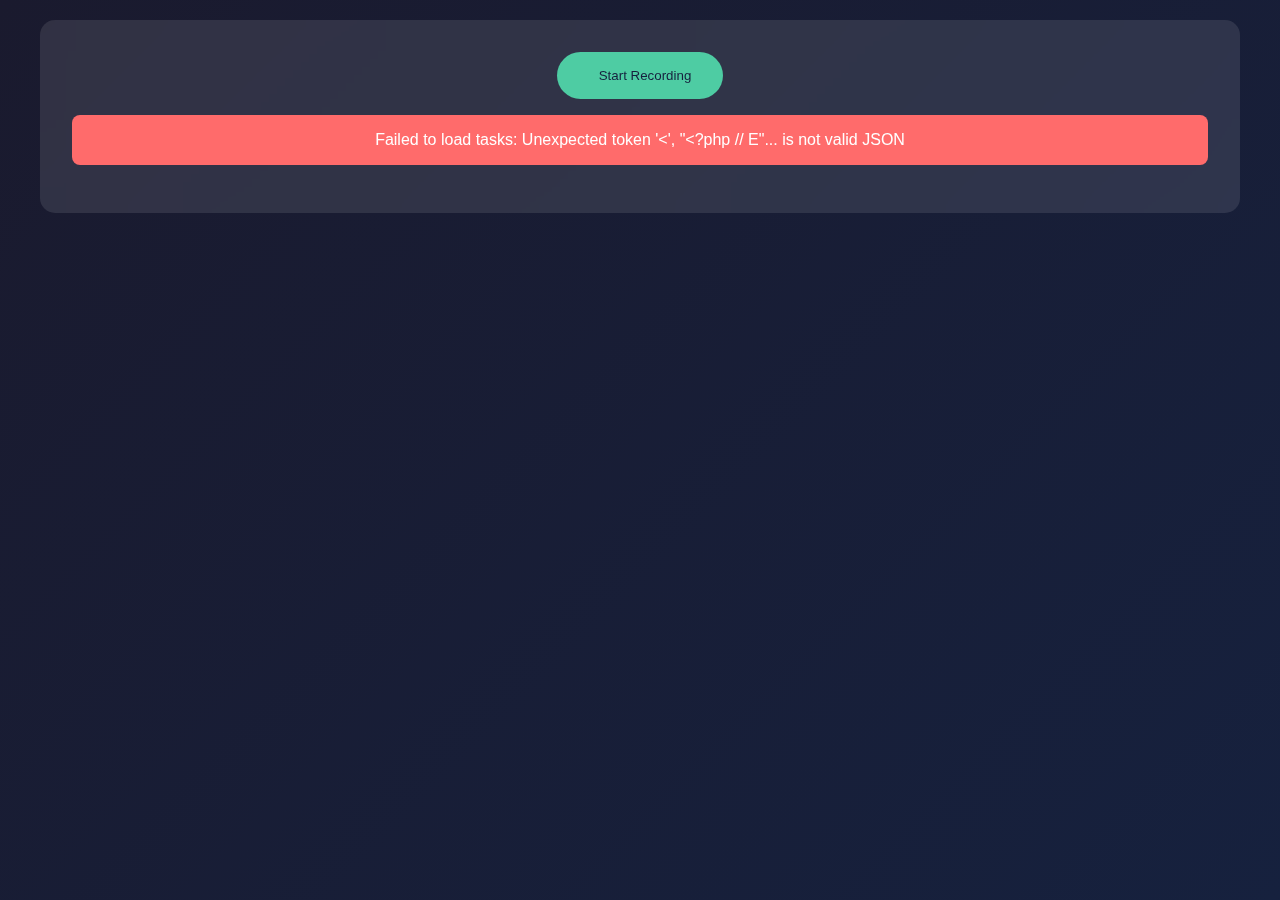
<file: voiceTask.html>
<!DOCTYPE html>
<html lang="en">
<head>
    <meta charset="UTF-8">
    <meta name="viewport" content="width=device-width, initial-scale=1.0">
    <title>Voice Task Manager</title>
    <link rel="stylesheet" href="https://cdnjs.cloudflare.com/ajax/libs/font-awesome/6.0.0/css/all.min.css">
   <style>
        /* Base Styles */
        * {
            margin: 0;
            padding: 0;
            box-sizing: border-box;
            font-family: 'Segoe UI', sans-serif;
        }

        body {
            min-height: 100vh;
            background: linear-gradient(135deg, #1a1a2e, #16213e);
            color: #fff;
            padding: 20px;
        }

        .container {
            max-width: 1200px;
            margin: 0 auto;
        }

        /* Voice Interface Styles */
        .voice-interface {
            background: rgba(255, 255, 255, 0.1);
            padding: 2rem;
            border-radius: 15px;
            margin-bottom: 2rem;
            backdrop-filter: blur(10px);
        }

        #voiceBtn {
            background: #4ecca3;
            color: #16213e;
            border: none;
            padding: 1rem 2rem;
            border-radius: 30px;
            cursor: pointer;
            display: flex;
            align-items: center;
            gap: 10px;
            margin: 0 auto;
            transition: transform 0.3s ease;
        }

        #voiceBtn.recording {
            background: #ff6b6b;
            animation: pulse 1.5s infinite;
        }

        /* Tasks Grid */
        .tasks-grid {
            display: grid;
            grid-template-columns: repeat(auto-fill, minmax(300px, 1fr));
            gap: 1.5rem;
            margin-top: 2rem;
        }

        /* Task Card */
        .task-card {
            background: rgba(255, 255, 255, 0.1);
            padding: 1.5rem;
            border-radius: 15px;
            backdrop-filter: blur(10px);
            position: relative;
            min-height: 200px;
        }

        .task-category {
            display: inline-block;
            padding: 0.5rem 1rem;
            border-radius: 20px;
            font-size: 0.9rem;
            margin-bottom: 1rem;
        }

        .task-date {
            color: #ff6b6b;
            margin-top: 1rem;
        }

        /* Delete Button Styles */
        .delete-btn {
            position: absolute;
            bottom: 1rem;
            right: 1rem;
            background: #ff6b6b;
            color: white;
            border: none;
            padding: 0.5rem 1rem;
            border-radius: 8px;
            cursor: pointer;
            transition: all 0.3s ease;
        }

        .delete-btn:hover {
            background: #ff5252;
            transform: scale(1.05);
        }

        /* Animations */
        @keyframes pulse {
            0% { transform: scale(1); }
            50% { transform: scale(1.05); }
            100% { transform: scale(1); }
        }

        /* Status Messages */
        .status-message {
            text-align: center;
            padding: 1rem;
            margin: 1rem 0;
            border-radius: 8px;
            display: none;
        }

        .status-success {
            background: #4ecca3;
            color: #16213e;
            display: block;
        }

        .status-error {
            background: #ff6b6b;
            color: white;
            display: block;
        }
    </style>
</head>
<body>
    <div class="container">
        <div class="voice-interface">
            <button id="voiceBtn">
                <i class="fas fa-microphone"></i> Start Recording
            </button>
            <div id="status" class="status-message"></div>
        </div>

        <div class="tasks-grid" id="tasksContainer">
            <!-- Tasks will be loaded here -->
        </div>
    </div>

    <script>
        // Configuration
        const API_BASE = 'api.php';
        const ML_ENDPOINT = 'http://localhost:5000/predict';

        // DOM Elements
        const voiceBtn = document.getElementById('voiceBtn');
        const tasksContainer = document.getElementById('tasksContainer');
        const statusDiv = document.getElementById('status');

        // Speech Recognition Setup
        let recognition;
        const SpeechRecognition = window.SpeechRecognition || window.webkitSpeechRecognition;

        // Initialize Application
        function handleRecognitionError(event) {
    const errorMessages = {
        'network': 'Network error: Check internet connection',
        'not-allowed': 'Microphone access denied by user or browser',
        'no-speech': 'No speech detected - please try again',
        'service-not-allowed': 'Browser blocked speech recognition',
        'language-not-supported': 'English (en-US) required'
    };
    
    const message = errorMessages[event.error] || `Recognition error: ${event.error}`;
    console.error('Speech Error:', event);
    showStatus(message, 'error');
    resetRecordingState();
}

// Enhanced permission check
async function checkMicrophonePermission() {
    try {
        if (navigator.mediaDevices && navigator.mediaDevices.getUserMedia) {
            const stream = await navigator.mediaDevices.getUserMedia({ audio: true });
            stream.getTracks().forEach(track => track.stop());
        } else {
            showStatus('Microphone access not supported', 'error');
            voiceBtn.disabled = true;
        }
    } catch (error) {
        showStatus('Microphone access blocked - enable in browser settings', 'error');
        voiceBtn.disabled = true;
    }
}

// Add browser support check at startup
function checkBrowserSupport() {
    if (!window.SpeechRecognition && !window.webkitSpeechRecognition) {
        showStatus('Speech recognition not supported in this browser', 'error');
        voiceBtn.disabled = true;
        return false;
    }
    return true;
}

// Initialize Application (updated)
async function init() {
    if (!checkBrowserSupport()) return;
    
    try {
        await checkMicrophonePermission();
        recognition = new (window.SpeechRecognition || window.webkitSpeechRecognition)();
        recognition.lang = 'en-US';
        recognition.continuous = false;
        recognition.interimResults = false;
        recognition.onresult = handleVoiceResult;
        recognition.onerror = handleRecognitionError;

        voiceBtn.addEventListener('click', toggleRecording);
        await loadTasks();
    } catch (error) {
        showStatus('Initialization failed: ' + error.message, 'error');
    }
}

// ML Classification
async function getTaskCategory(text) {
            try {
                const response = await fetch(ML_ENDPOINT, {
                    method: 'POST',
                    headers: {'Content-Type': 'application/json'},
                    body: JSON.stringify({ task: text })
                });

                if (!response.ok) throw new Error('ML service unavailable');
                const data = await response.json();
                return data.category?.toLowerCase() || 'uncategorized';
                
            } catch (error) {
                console.error('ML Error:', error);
                return 'uncategorized';
            }
        }


// Add this after getTaskCategory and before loadTasks
async function saveTask(task) {
    try {
        // Validate required fields
        if (!task.title || !task.task_date) {
            throw new Error('Missing required task fields');
        }

        const response = await fetch(`${API_BASE}?action=save_task`, {
            method: 'POST',
            headers: {
                'Content-Type': 'application/json',
            },
            body: JSON.stringify({
                title: task.title,
                description: task.description,
                task_date: task.task_date,
                start_time: task.start_time,
                priority: task.priority,
                category: task.category
            })
        });

        if (!response.ok) {
            const errorData = await response.json();
            throw new Error(errorData.message || 'Failed to save task');
        }

        return await response.json();

    } catch (error) {
        console.error('Save Task Error:', error);
        throw new Error('Failed to save task: ' + error.message);
    }
}

        // Voice Recording Functions
        function toggleRecording() {
            if (!recognition) return;
            
            if (!voiceBtn.classList.contains('recording')) {
                recognition.start();
                voiceBtn.classList.add('recording');
                voiceBtn.innerHTML = '<i class="fas fa-stop"></i> Stop Recording';
                showStatus('Listening...', 'info');
            } else {
                recognition.stop();
                resetRecordingState();
            }
        }

        async function handleVoiceResult(event) {
            const transcript = event.results[0][0].transcript;
            showStatus(`Processing: "${transcript}"`, 'info');

            try {
                const deadline = parseVoiceCommand(transcript);
                const task = {
                    title: transcript.substring(0, 50),
                    description: transcript,
                    task_date: formatDate(deadline),
                    start_time: formatTime(deadline),
                    category: await getTaskCategory(transcript),
                    priority: 'medium'
                };

                const savedTask = await saveTask(task);
                addTaskToUI(savedTask);
                showStatus('Task saved successfully!', 'success');
            } catch (error) {
                showStatus('Error: ' + error.message, 'error');
            }
        }


        function getNextDay(dayName) {
            const days = ['sunday', 'monday', 'tuesday', 'wednesday', 'thursday', 'friday', 'saturday'];
            const targetDay = days.indexOf(dayName.toLowerCase());
            const today = new Date().getDay();
            const offset = targetDay <= today ? 7 - (today - targetDay) : targetDay - today;
            const nextDate = new Date();
            nextDate.setDate(nextDate.getDate() + offset);
            return nextDate;
        }


        function parseTimeString(timeString) {
            const timeMatch = timeString.match(
                /(\d{1,2})(?::?(\d{2}))?\s*(am|pm|a\.m\.|p\.m\.)?\b/i
            );
            
            if (!timeMatch) return null;

            let hours = parseInt(timeMatch[1]);
            const minutes = timeMatch[2] ? parseInt(timeMatch[2]) : 0;
            const period = (timeMatch[3] || '').toLowerCase().replace(/\./g, '');

            // Handle 12-hour format
            if (period === 'pm' && hours < 12) hours += 12;
            if (period === 'am' && hours === 12) hours = 0;

            // Handle 24-hour format
            if (!period && hours >= 12) hours -= 12;

            return { hours, minutes };
        }


        function getNextDayInstance(targetDay) {
            const days = ['sunday','monday','tuesday','wednesday','thursday','friday','saturday'];
            const targetIndex = days.indexOf(targetDay.toLowerCase());
            const todayIndex = new Date().getDay();
            
            let offset = targetIndex - todayIndex;
            if (offset <= 0) offset += 7;
            
            const nextDate = new Date();
            nextDate.setDate(nextDate.getDate() + offset);
            return nextDate;
        }

        // Date Handling Functions
         // Enhanced date parsing
         function parseVoiceCommand(transcript) {
            const now = new Date();
            let date = new Date(now);
            const lowerTranscript = transcript.toLowerCase();

            // Handle "next [day]" and "coming [day]" patterns
            const days = ['sunday','monday','tuesday','wednesday','thursday','friday','saturday'];
            const dayMatch = lowerTranscript.match(/(next|coming)\s(\w+)/i);
            
            if (dayMatch) {
                const targetDay = dayMatch[2].toLowerCase();
                if (days.includes(targetDay)) {
                    date = getNextDayInstance(targetDay);
                }
            }

            // Handle "tomorrow"
            if (lowerTranscript.includes('tomorrow')) {
                date.setDate(date.getDate() + 1);
            }

            // Parse time
            const timeInfo = parseTimeString(lowerTranscript);
            if (timeInfo) {
                date.setHours(timeInfo.hours, timeInfo.minutes, 0, 0);
            }

            // Adjust if date/time is in past
            if (date < now) {
                if (timeInfo) {
                    // If time is specified but passed, move to next week
                    date.setDate(date.getDate() + 7);
                } else {
                    // If no time specified, keep date but reset to 9 AM
                    date.setHours(9, 0, 0, 0);
                }
            }

            return date;
        }

        function formatDate(date) {
            return date.toISOString().split('T')[0];
        }

        function formatTime(date) {
            return date.toTimeString().substring(0, 5);
        }

        function formatDisplayDateTime(dateString, timeString) {
            const date = new Date(`${dateString}T${timeString}`);
            return date.toLocaleString('en-US', {
                weekday: 'short',
                month: 'short',
                day: 'numeric',
                year: 'numeric',
                hour: '2-digit',
                minute: '2-digit'
            });
        }
// Add this function in the appropriate place (after createTaskCard)
function addTaskToUI(task) {
    const taskCard = document.createElement('div');
    taskCard.className = 'task-card';
    taskCard.setAttribute('data-id', task.id);
    taskCard.innerHTML = `
        <div class="task-category" style="background: ${getCategoryColor(task.category)}">
            ${task.category}
        </div>
        <h3>${task.title}</h3>
        <p>${task.description}</p>
        <div class="task-date">
            <i class="fas fa-clock"></i> 
            ${new Date(`${task.task_date}T${task.start_time || '00:00'}`).toLocaleDateString('en-US', { 
                weekday: 'short', 
                year: 'numeric', 
                month: 'short', 
                day: 'numeric',
                hour: '2-digit',
                minute: '2-digit'
            })}
        </div>
        <button class="delete-btn" onclick="deleteTask(${task.id})">Delete</button>
    `;
    tasksContainer.prepend(taskCard);
}

// Then modify the loadTasks function to use this:

        // Task Management Functions
        async function loadTasks() {
            try {
                const response = await fetch(`${API_BASE}?action=get_tasks`);
                if (!response.ok) throw new Error('Failed to load tasks');
                
                const tasks = await response.json();
                tasksContainer.innerHTML = tasks.map(createTaskCard).join('');
            } catch (error) {
                showStatus('Failed to load tasks: ' + error.message, 'error');
            }
        }

        function createTaskCard(task) {
            return `
                <div class="task-card" data-id="${task.id}">
                    <div class="task-category" style="background: ${getCategoryColor(task.category)}">
                        ${task.category}
                    </div>
                    <h3>${task.title}</h3>
                    <p>${task.description}</p>
                    <div class="task-date">
                        <i class="fas fa-clock"></i>
                        ${formatDisplayDateTime(task.task_date, task.start_time)}
                    </div>
                    <button class="delete-btn" onclick="deleteTask(${task.id})">Delete</button>
                </div>
            `;
        }

        async function deleteTask(taskId) {
            if (!confirm('Delete this task permanently?')) return;
            
            try {
                const response = await fetch(`${API_BASE}?action=delete_task&id=${taskId}`, {
                    method: 'DELETE'
                });
                
                if (!response.ok) throw new Error('Deletion failed');
                document.querySelector(`.task-card[data-id="${taskId}"]`)?.remove();
                showStatus('Task deleted', 'success');
            } catch (error) {
                showStatus(error.message, 'error');
            }
        }

        // Helper Functions
        function getCategoryColor(category) {
            const colors = {
                'work': '#4361ee',
                'personal': '#3f37c9',
                'study': '#4895ef',
                'shopping': '#2ecc71',
                'uncategorized': '#6c757d'
            };
            const normalized = (category || 'uncategorized').toLowerCase();
            return colors[normalized] || colors.uncategorized;
        }

        function showStatus(message, type) {
            statusDiv.textContent = message;
            statusDiv.className = `status-message ${type === 'error' ? 'status-error' : 'status-success'}`;
        }

        function resetRecordingState() {
            voiceBtn.classList.remove('recording');
            voiceBtn.innerHTML = '<i class="fas fa-microphone"></i> Start Recording';
        }

        function handleRecognitionError(event) {
            const errors = {
                'network': 'Network error',
                'not-allowed': 'Microphone access denied',
                'no-speech': 'No speech detected'
            };
            showStatus(errors[event.error] || 'Recognition error', 'error');
            resetRecordingState();
        }

        async function checkMicrophonePermission() {
            try {
                const status = await navigator.permissions.query({ name: 'microphone' });
                if (status.state === 'denied') {
                    showStatus('Enable microphone access in browser settings', 'error');
                    voiceBtn.disabled = true;
                }
            } catch (error) {
                console.error('Permission check failed:', error);
            }
        }

        // Initialize the application
        init();
    </script>
</body>

</html>
</file>
